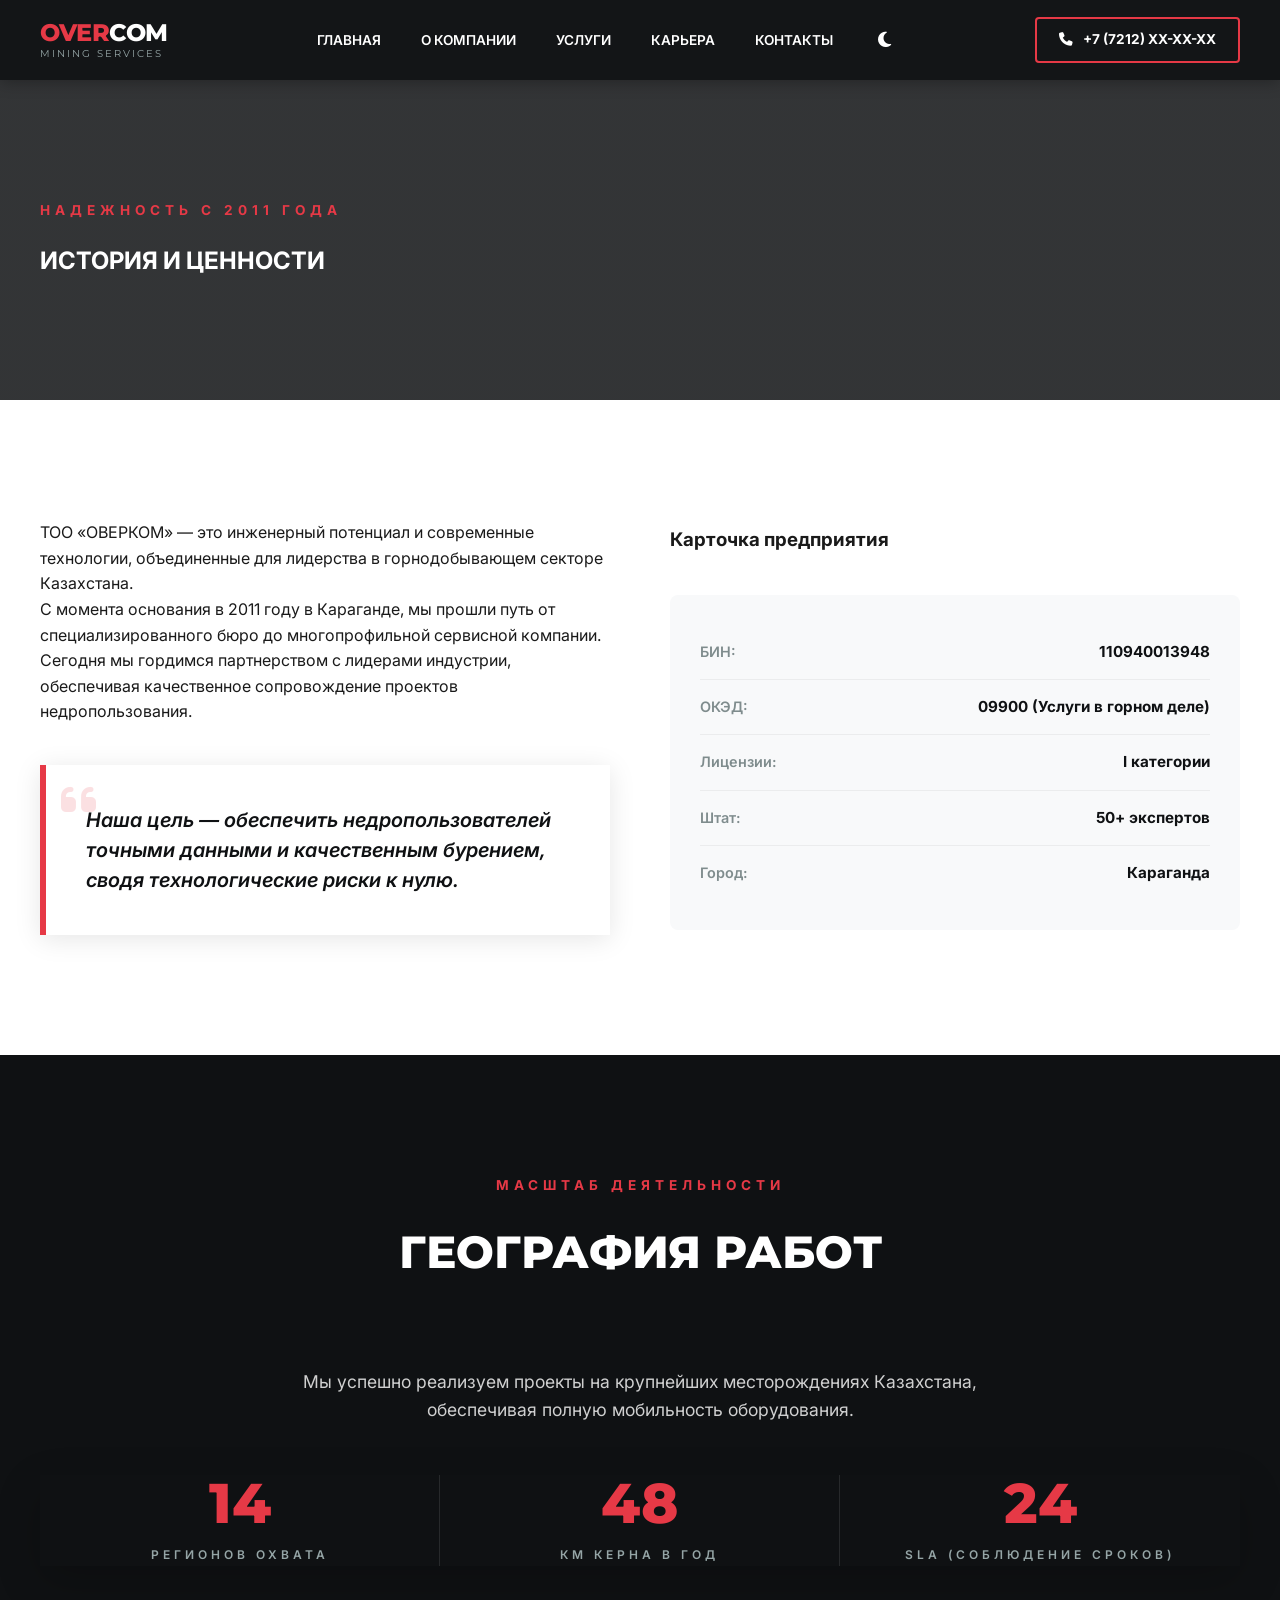
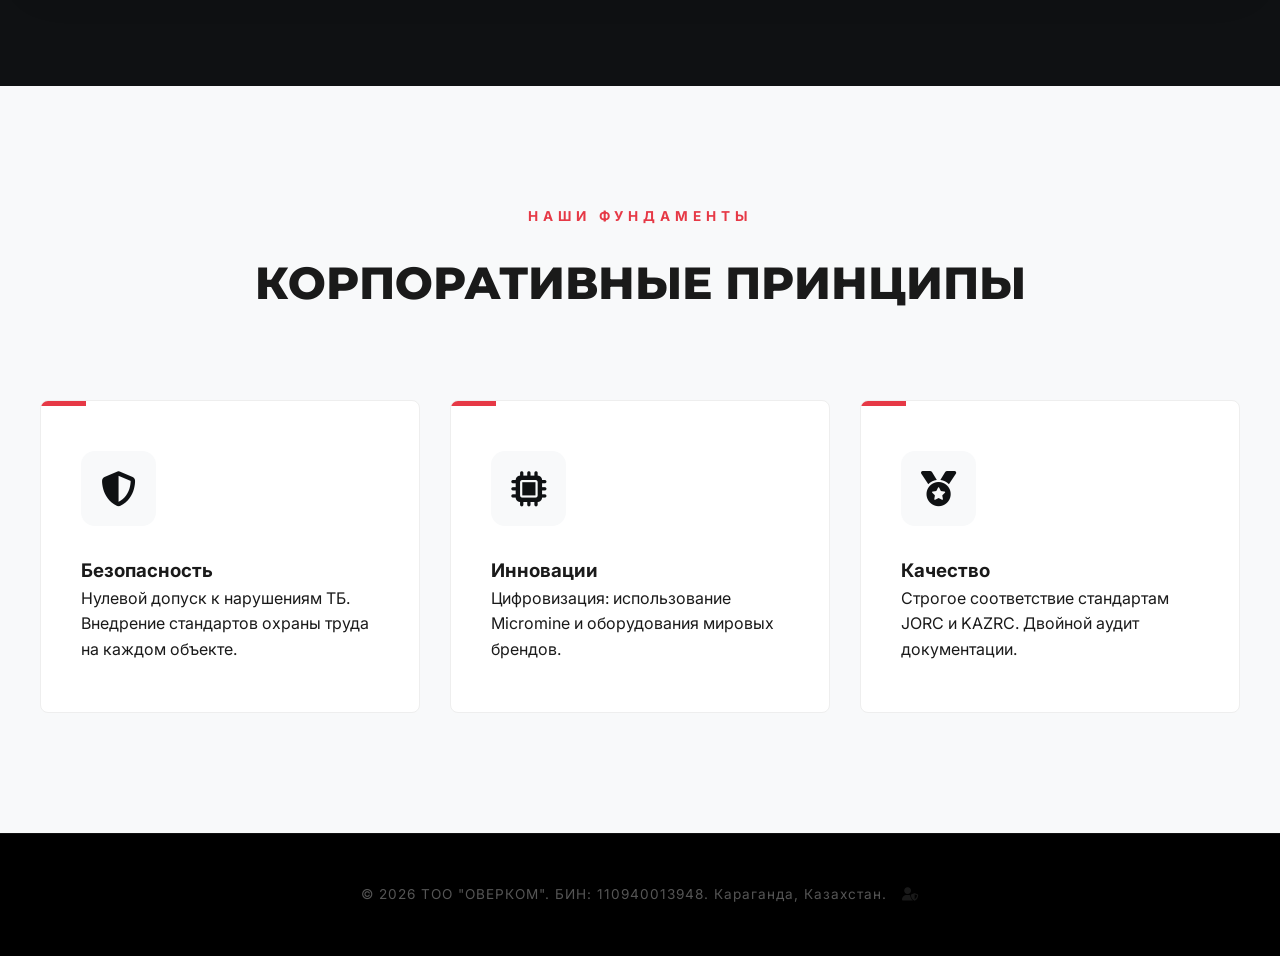
<file: about.html>
<!DOCTYPE html>
<html lang="ru">
<head>
  <meta charset="UTF-8">
  <meta name="viewport" content="width=device-width, initial-scale=1.0">
  <title>О компании | ТОО "ОВЕРКОМ"</title>

  <link rel="preconnect" href="https://fonts.googleapis.com">
  <link rel="preconnect" href="https://fonts.gstatic.com" crossorigin>
  <link href="https://fonts.googleapis.com/css2?family=Inter:wght@300;400;600;700&family=Montserrat:wght@700;800&display=swap" rel="stylesheet">
  <link rel="stylesheet" href="https://cdnjs.cloudflare.com/ajax/libs/font-awesome/6.4.0/css/all.min.css">
  <link rel="stylesheet" href="style.css">
</head>
<body>

<div id="loader" class="loader-wrapper">
  <div class="loader-content">
    <div class="loader-logo">OVER<span>COM</span></div>
    <div class="loader-line"></div>
  </div>
</div>

<header class="header">
  <div class="container header-flex">
    <div class="logo">
      <h1><span class="logo-accent">OVER</span>COM</h1>
      <p class="subtitle">MINING SERVICES</p>
    </div>
    <nav class="navbar">
      <ul class="nav-menu">
        <li><a href="index.html" class="nav-link">ГЛАВНАЯ</a></li>
        <li><a href="about.html" class="nav-link active">О КОМПАНИИ</a></li>
        <li><a href="services.html" class="nav-link">УСЛУГИ</a></li>
        <li><a href="career.html" class="nav-link">КАРЬЕРА</a></li>
        <li><a href="contacts.html" class="nav-link">КОНТАКТЫ</a></li>
        <li><button id="theme-toggle" class="theme-btn" aria-label="Сменить тему"><i class="fas fa-moon"></i></button></li>
      </ul>
      <div class="mobile-menu-toggle"><i class="fas fa-bars"></i></div>
    </nav>
    <div class="header-actions">
      <a href="tel:+77212000000" class="phone-link"><i class="fas fa-phone"></i> +7 (7212) XX-XX-XX</a>
    </div>
  </div>
</header>

<main>
  <section class="section page-header bg-dark" style="background: linear-gradient(rgba(15,17,19,0.85), rgba(15,17,19,0.85)), url('https://images.unsplash.com/photo-1579546671583-624c8a496f8a?q=80&w=1200') center/cover;">
    <div class="container">
      <span class="pre-title">Надежность с 2011 года</span>
      <h2 class="section-title" style="color: var(--white);">ИСТОРИЯ И ЦЕННОСТИ</h2>
    </div>
  </section>

  <section class="section about-page-content">
    <div class="container">
      <div class="about-grid">
        <article class="about-text">
          <p class="lead">ТОО «ОВЕРКОМ» — это инженерный потенциал и современные технологии, объединенные для лидерства в горнодобывающем секторе Казахстана.</p>
          <p>С момента основания в 2011 году в Караганде, мы прошли путь от специализированного бюро до многопрофильной сервисной компании. Сегодня мы гордимся партнерством с лидерами индустрии, обеспечивая качественное сопровождение проектов недропользования.</p>

          <div class="mission-quote">
            <i class="fas fa-quote-left"></i>
            <blockquote>Наша цель — обеспечить недропользователей точными данными и качественным бурением, сводя технологические риски к нулю.</blockquote>
          </div>
        </article>

        <aside class="legal-info-box">
          <h3>Карточка предприятия</h3>
          <div class="legal-table" role="table" aria-label="Юридическая информация">
            <div class="table-row"><span>БИН:</span> <strong>110940013948</strong></div>
            <div class="table-row"><span>ОКЭД:</span> <strong>09900 (Услуги в горном деле)</strong></div>
            <div class="table-row"><span>Лицензии:</span> <strong>I категории</strong></div>
            <div class="table-row"><span>Штат:</span> <strong>50+ экспертов</strong></div>
            <div class="table-row"><span>Город:</span> <strong>Караганда</strong></div>
          </div>
        </aside>
      </div>
    </div>
  </section>

  <section class="section bg-dark text-white">
    <div class="container">
      <div class="section-header center">
        <span class="pre-title">Масштаб деятельности</span>
        <h2>ГЕОГРАФИЯ РАБОТ</h2>
      </div>
      <div class="geo-content center">
        <p style="max-width: 700px; margin: 0 auto 50px; opacity: 0.8; font-size: 1.1rem;">Мы успешно реализуем проекты на крупнейших месторождениях Казахстана, обеспечивая полную мобильность оборудования.</p>

        <div class="stats-bar" style="background: transparent; border: none; margin-top: 0; padding: 0;">
          <div class="stats-grid">
            <div class="stat-item">
              <span class="stat-number">14</span>
              <span class="stat-text">Регионов охвата</span>
            </div>
            <div class="stat-item">
              <span class="stat-number">200</span>
              <span class="stat-text">Км керна в год</span>
            </div>
            <div class="stat-item">
              <span class="stat-number">100</span>
              <span class="stat-text">SLA (Соблюдение сроков)</span>
            </div>
          </div>
        </div>
      </div>
    </div>
  </section>

  <section class="section bg-light">
    <div class="container">
      <div class="section-header center">
        <span class="pre-title">Наши фундаменты</span>
        <h2>КОРПОРАТИВНЫЕ ПРИНЦИПЫ</h2>
      </div>
      <div class="services-grid">
        <div class="service-card">
          <div class="service-icon"><i class="fas fa-shield-halved"></i></div>
          <h3>Безопасность</h3>
          <p>Нулевой допуск к нарушениям ТБ. Внедрение стандартов охраны труда на каждом объекте.</p>
        </div>
        <div class="service-card">
          <div class="service-icon"><i class="fas fa-microchip"></i></div>
          <h3>Инновации</h3>
          <p>Цифровизация: использование Micromine и оборудования мировых брендов.</p>
        </div>
        <div class="service-card">
          <div class="service-icon"><i class="fas fa-medal"></i></div>
          <h3>Качество</h3>
          <p>Строгое соответствие стандартам JORC и KAZRC. Двойной аудит документации.</p>
        </div>
      </div>
    </div>
  </section>
</main>

<div id="callbackModal" class="modal">
  <div class="modal-content">
    <span class="close-modal" aria-label="Закрыть" tabindex="0">&times;</span>
    <h3>Быстрая связь</h3>
    <p>Заполните форму, и наш инженер перезвонит вам.</p>
    <form id="modalForm">
      <input type="text" name="user_name" placeholder="Ваше имя" required minlength="2" autocomplete="name">
      <input type="tel"
             name="user_phone"
             placeholder="+7 (7xx) xxx-xx-xx"
             required
             pattern="^(\+7|7|8)?[0-9]{10}$"
             inputmode="tel"
             title="Введите номер телефона (10 цифр без пробелов)">
      <button type="submit" class="btn btn-primary full-width">ЗАКАЗАТЬ ЗВОНОК</button>
    </form>
  </div>
</div>

<footer class="footer">
  <div class="container">
    <div class="footer-bottom">
      <p>&copy; 2026 ТОО "ОВЕРКОМ". БИН: 110940013948. Караганда, Казахстан.
        <i class="fas fa-user-shield" id="admin-login" title="Экспорт данных" style="cursor: pointer; opacity: 0.3; margin-left: 10px;"></i>
      </p>
    </div>
  </div>
</footer>

<script src="script.js"></script>
</body>
</html>
</file>
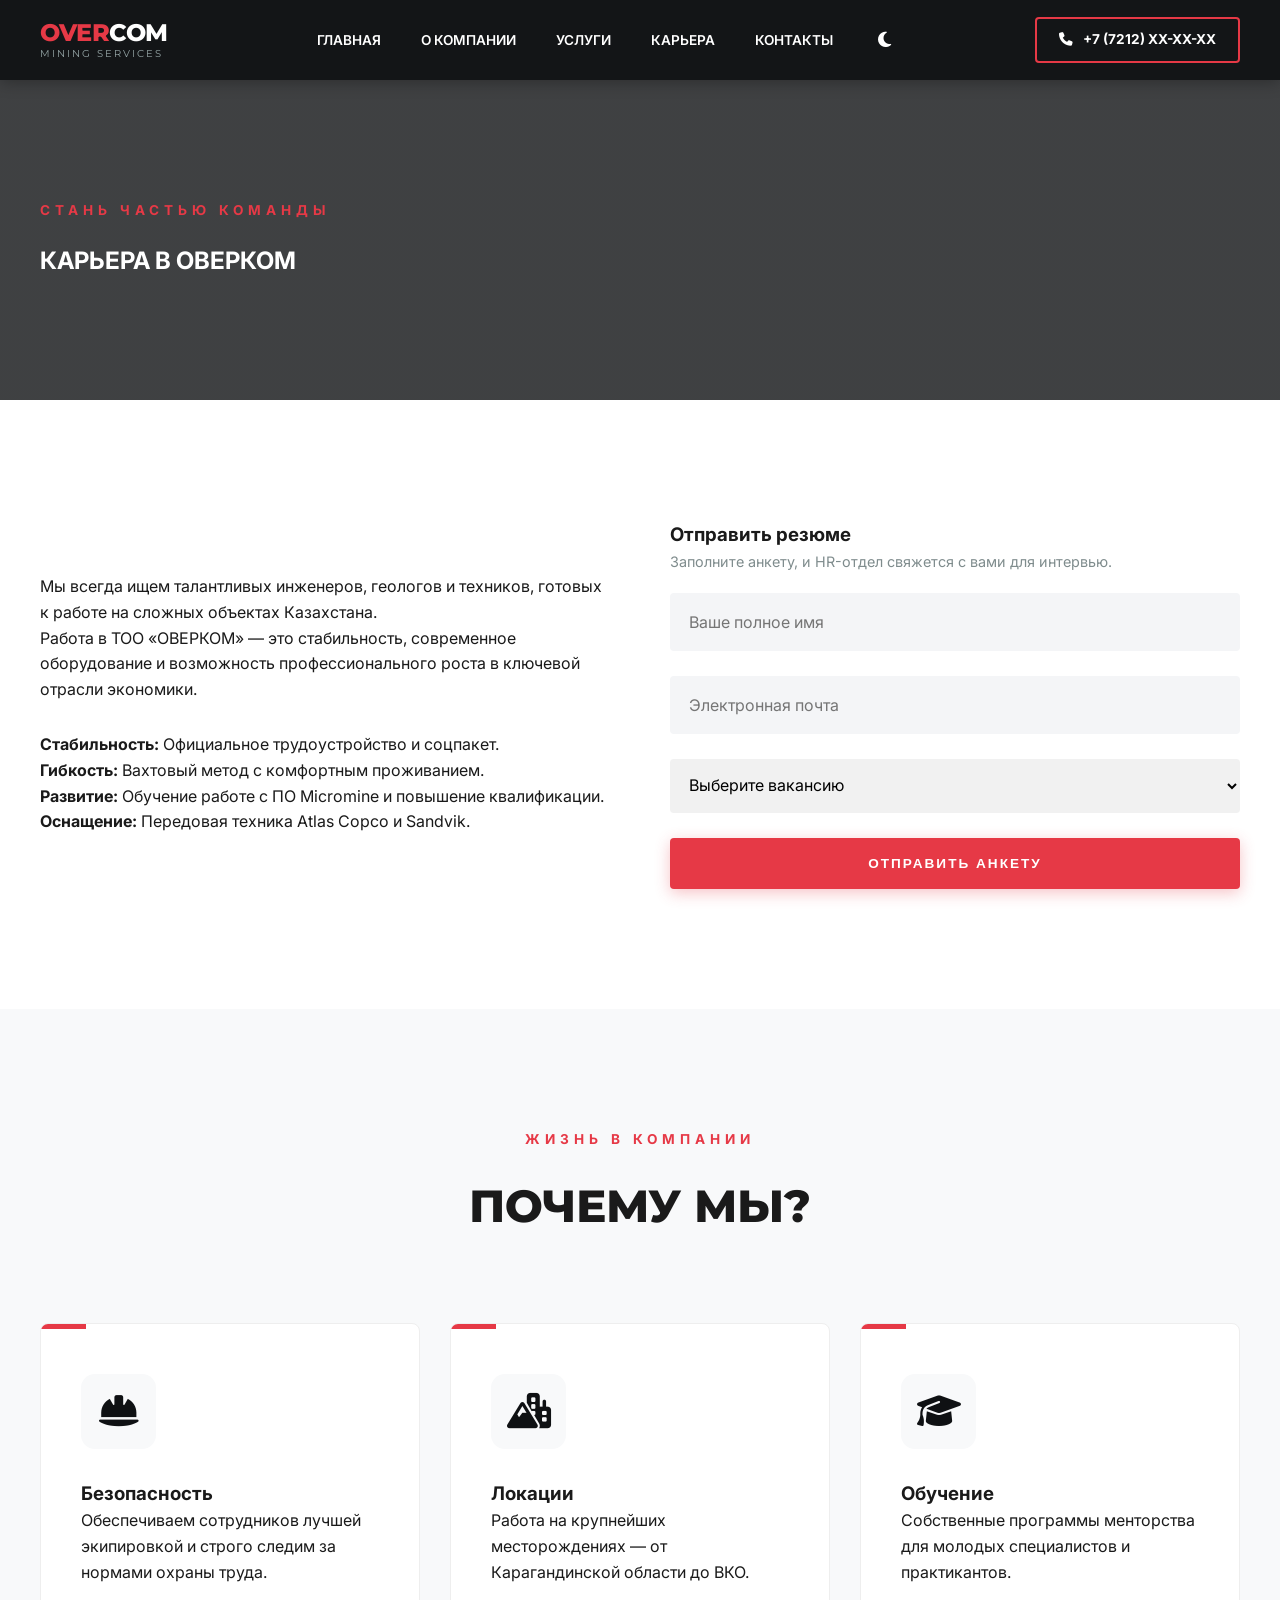
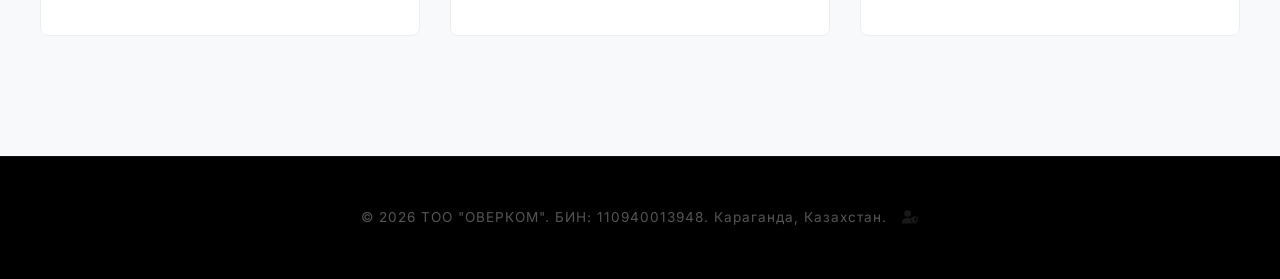
<file: career.html>
<!DOCTYPE html>
<html lang="ru">
<head>
  <meta charset="UTF-8">
  <meta name="viewport" content="width=device-width, initial-scale=1.0">
  <title>Карьера в OVERCOM | Работа в горнорудной отрасли</title>

  <link rel="preconnect" href="https://fonts.googleapis.com">
  <link rel="preconnect" href="https://fonts.gstatic.com" crossorigin>
  <link href="https://fonts.googleapis.com/css2?family=Inter:wght@300;400;600;700&family=Montserrat:wght@700;800&display=swap" rel="stylesheet">
  <link rel="stylesheet" href="https://cdnjs.cloudflare.com/ajax/libs/font-awesome/6.4.0/css/all.min.css">
  <link rel="stylesheet" href="style.css">
</head>
<body>

<div id="loader" class="loader-wrapper">
  <div class="loader-content">
    <div class="loader-logo">OVER<span>COM</span></div>
    <div class="loader-line"></div>
  </div>
</div>

<header class="header">
  <div class="container header-flex">
    <div class="logo">
      <h1><span class="logo-accent">OVER</span>COM</h1>
      <p class="subtitle">MINING SERVICES</p>
    </div>
    <nav class="navbar">
      <ul class="nav-menu">
        <li><a href="index.html" class="nav-link">ГЛАВНАЯ</a></li>
        <li><a href="about.html" class="nav-link">О КОМПАНИИ</a></li>
        <li><a href="services.html" class="nav-link">УСЛУГИ</a></li>
        <li><a href="career.html" class="nav-link active">КАРЬЕРА</a></li>
        <li><a href="contacts.html" class="nav-link">КОНТАКТЫ</a></li>
        <li><button id="theme-toggle" class="theme-btn" aria-label="Сменить тему"><i class="fas fa-moon"></i></button></li>
      </ul>
      <div class="mobile-menu-toggle"><i class="fas fa-bars"></i></div>
    </nav>
    <div class="header-actions">
      <a href="tel:+77212000000" class="phone-link"><i class="fas fa-phone"></i> +7 (7212) XX-XX-XX</a>
    </div>
  </div>
</header>

<main>
  <section class="section page-header bg-dark" style="background: linear-gradient(rgba(15,17,19,0.8), rgba(15,17,19,0.8)), url('https://images.unsplash.com/photo-1521737711867-e3b97375f902?q=80&w=1200') center/cover;">
    <div class="container">
      <span class="pre-title">Стань частью команды</span>
      <h2 class="section-title" style="color: var(--white);">КАРЬЕРА В ОВЕРКОМ</h2>
    </div>
  </section>

  <section class="section">
    <div class="container">
      <div class="about-grid">
        <article class="about-text">
          <p class="lead">Мы всегда ищем талантливых инженеров, геологов и техников, готовых к работе на сложных объектах Казахстана.</p>
          <p>Работа в ТОО «ОВЕРКОМ» — это стабильность, современное оборудование и возможность профессионального роста в ключевой отрасли экономики.</p>

          <div class="career-benefits" style="margin-top: 30px;">
            <ul class="detail-list">
              <li><strong>Стабильность:</strong> Официальное трудоустройство и соцпакет.</li>
              <li><strong>Гибкость:</strong> Вахтовый метод с комфортным проживанием.</li>
              <li><strong>Развитие:</strong> Обучение работе с ПО Micromine и повышение квалификации.</li>
              <li><strong>Оснащение:</strong> Передовая техника Atlas Copco и Sandvik.</li>
            </ul>
          </div>
        </article>

        <aside class="career-form-box">
          <h3>Отправить резюме</h3>
          <p style="font-size: 0.9rem; color: var(--text-light); margin-bottom: 20px;">Заполните анкету, и HR-отдел свяжется с вами для интервью.</p>

          <form id="careerForm" class="contact-form-side" style="padding: 0;">
            <input type="text" name="candidate_name" placeholder="Ваше полное имя" required minlength="3" autocomplete="name">
            <input type="email" name="candidate_email" placeholder="Электронная почта" required autocomplete="email">

            <select required name="vacancy" style="width: 100%; padding: 15px; margin-bottom: 25px; background: #f1f1f1; border: none; border-bottom: 2px solid transparent; font-family: 'Inter', sans-serif; cursor: pointer;">
              <option value="" disabled selected>Выберите вакансию</option>
              <option value="Геолог-разведчик">Геолог-разведчик</option>
              <option value="Машинист буровой">Машинист буровой установки</option>
              <option value="Инженер-маркшейдер">Инженер-маркшейдер</option>
              <option value="Стажер">Стажер (Engineering/IT)</option>
            </select>

            <button type="submit" class="btn btn-primary full-width">ОТПРАВИТЬ АНКЕТУ</button>
          </form>
        </aside>
      </div>
    </div>
  </section>

  <section class="section bg-light">
    <div class="container">
      <div class="section-header center">
        <span class="pre-title">Жизнь в компании</span>
        <h2>ПОЧЕМУ МЫ?</h2>
      </div>
      <div class="services-grid">
        <div class="service-card">
          <div class="service-icon"><i class="fas fa-helmet-safety"></i></div>
          <h3>Безопасность</h3>
          <p>Обеспечиваем сотрудников лучшей экипировкой и строго следим за нормами охраны труда.</p>
        </div>
        <div class="service-card">
          <div class="service-icon"><i class="fas fa-mountain-city"></i></div>
          <h3>Локации</h3>
          <p>Работа на крупнейших месторождениях — от Карагандинской области до ВКО.</p>
        </div>
        <div class="service-card">
          <div class="service-icon"><i class="fas fa-graduation-cap"></i></div>
          <h3>Обучение</h3>
          <p>Собственные программы менторства для молодых специалистов и практикантов.</p>
        </div>
      </div>
    </div>
  </section>
</main>

<div id="callbackModal" class="modal">
  <div class="modal-content">
    <span class="close-modal" aria-label="Закрыть" tabindex="0">&times;</span>
    <h3>Заказать звонок</h3>
    <p>Наш HR-специалист перезвонит вам.</p>
    <form id="modalForm">
      <input type="text" name="user_name" placeholder="Ваше имя" required minlength="2">
      <input type="tel"
             name="user_phone"
             placeholder="+7 (7xx) xxx-xx-xx"
             required
             pattern="^(\+7|7|8)?[0-9]{10}$"
             inputmode="tel"
             title="Введите 10 цифр номера телефона (например, 7012223344)">
      <button type="submit" class="btn btn-primary full-width">ПЕРЕЗВОНИТЕ МНЕ</button>
    </form>
  </div>
</div>

<footer class="footer">
  <div class="container">
    <div class="footer-bottom">
      <p>&copy; 2026 ТОО "ОВЕРКОМ". БИН: 110940013948. Караганда, Казахстан.
        <i class="fas fa-user-shield" id="admin-login" style="cursor: pointer; opacity: 0.3; margin-left: 10px;" title="Экспорт БД заявок"></i>
      </p>
    </div>
  </div>
</footer>

<script src="script.js"></script>
</body>
</html>
</file>
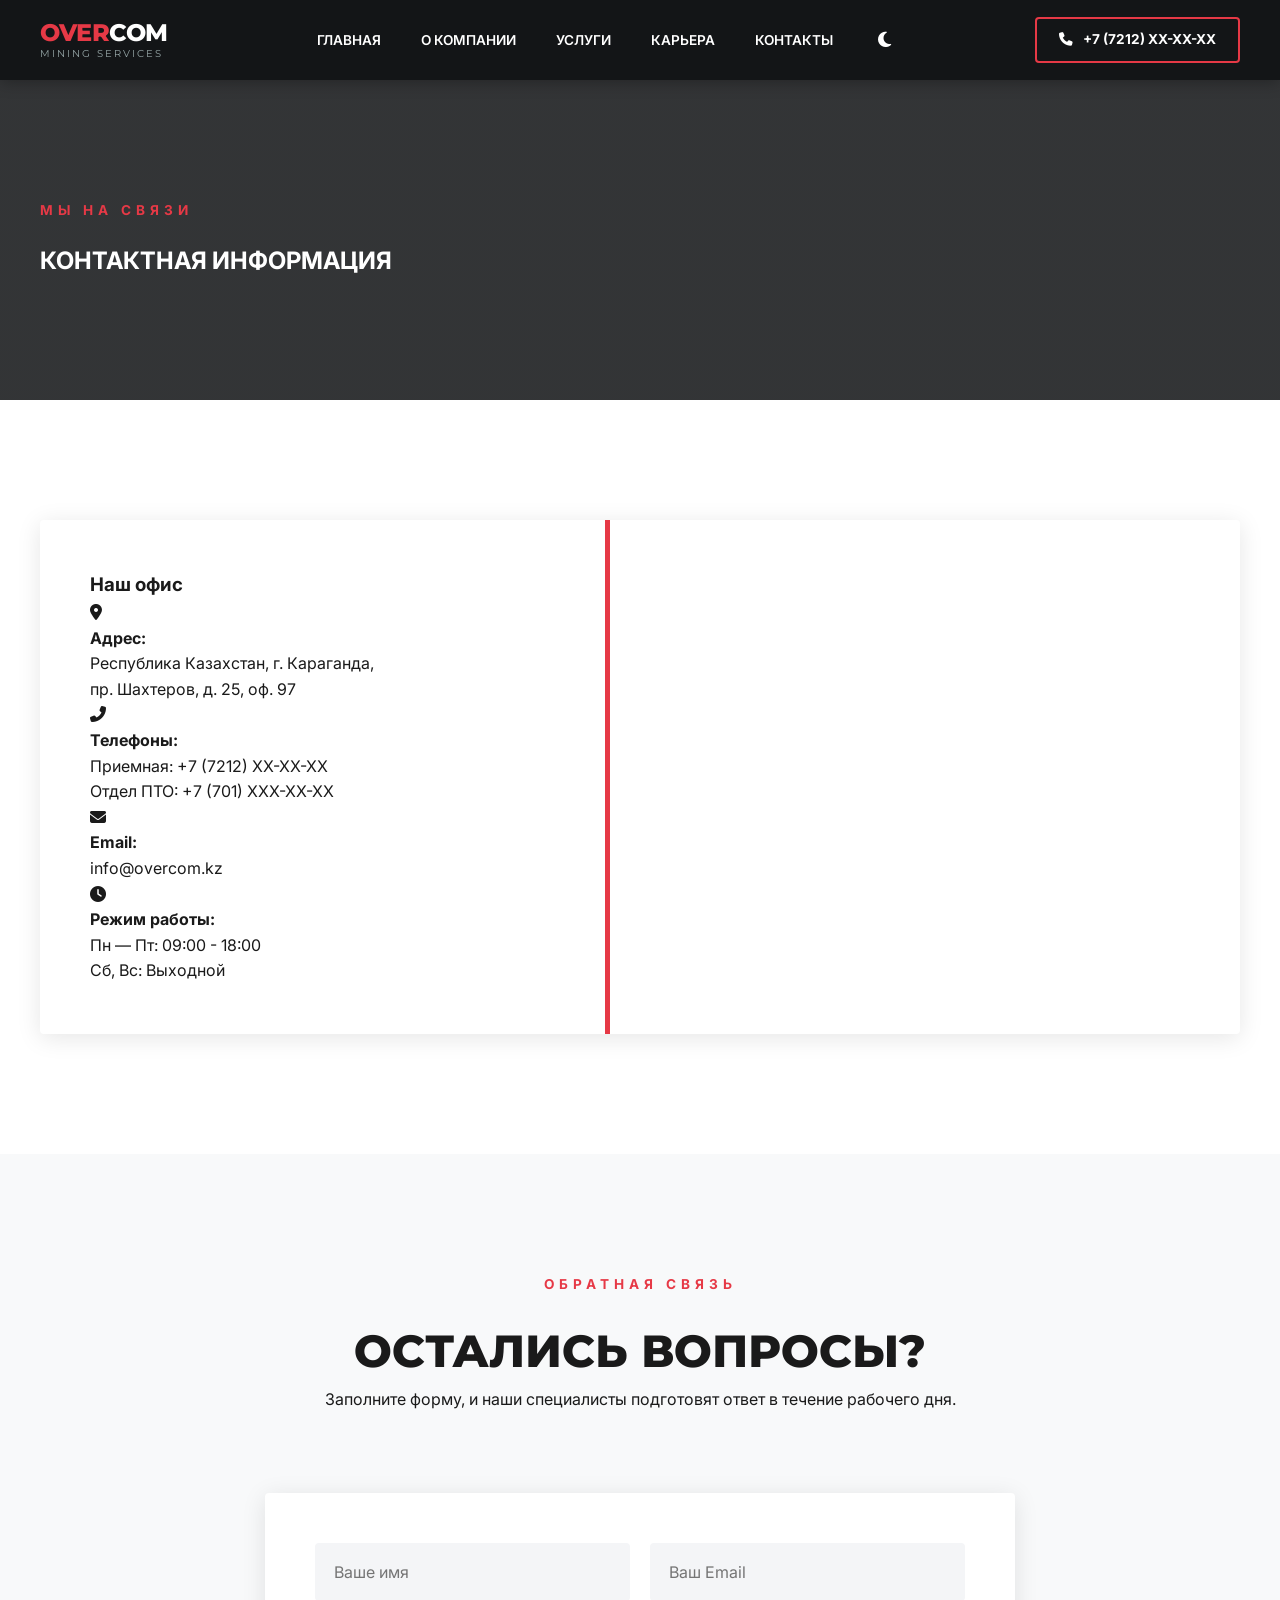
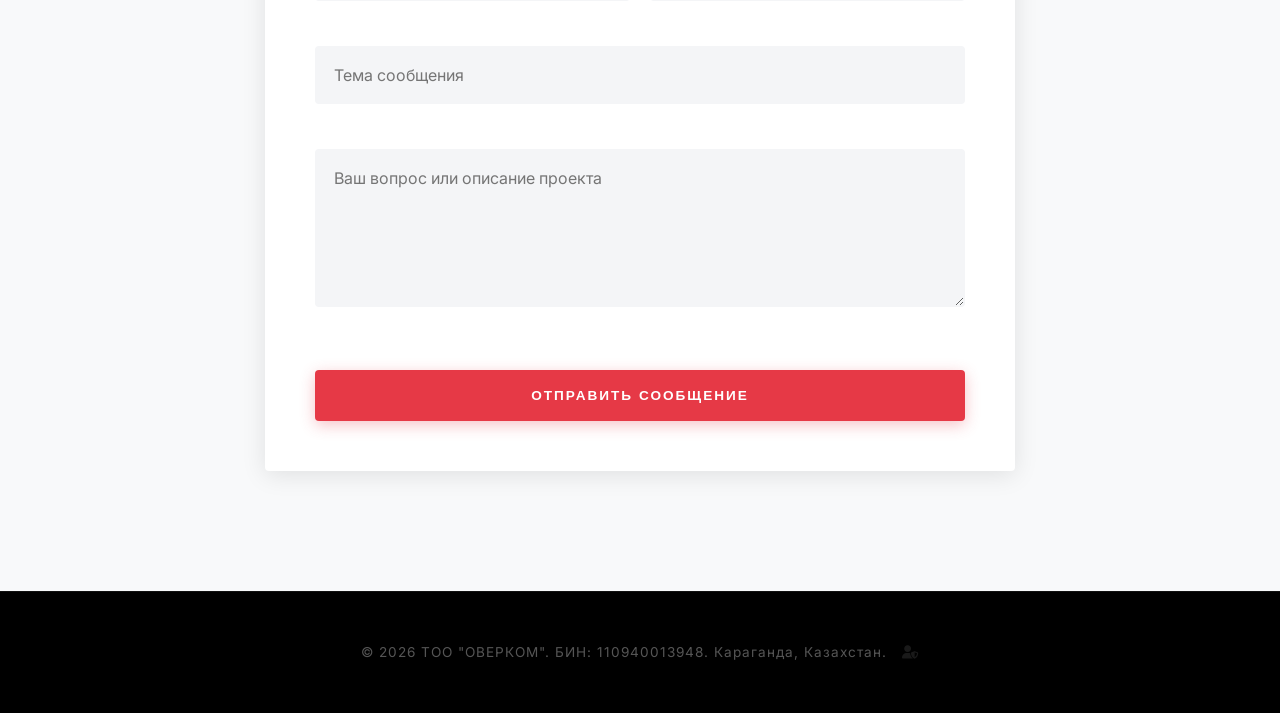
<file: contacts.html>
<!DOCTYPE html>
<html lang="ru">
<head>
  <meta charset="UTF-8">
  <meta name="viewport" content="width=device-width, initial-scale=1.0">
  <title>Контакты | ТОО "ОВЕРКОМ" — Караганда</title>

  <link rel="preconnect" href="https://fonts.googleapis.com">
  <link rel="preconnect" href="https://fonts.gstatic.com" crossorigin>
  <link href="https://fonts.googleapis.com/css2?family=Inter:wght@300;400;600;700&family=Montserrat:wght@700;800&display=swap" rel="stylesheet">
  <link rel="stylesheet" href="https://cdnjs.cloudflare.com/ajax/libs/font-awesome/6.4.0/css/all.min.css">
  <link rel="stylesheet" href="style.css">
</head>
<body>

<div id="loader" class="loader-wrapper">
  <div class="loader-content">
    <div class="loader-logo">OVER<span>COM</span></div>
    <div class="loader-line"></div>
  </div>
</div>

<header class="header">
  <div class="container header-flex">
    <div class="logo">
      <h1><span class="logo-accent">OVER</span>COM</h1>
      <p class="subtitle">MINING SERVICES</p>
    </div>
    <nav class="navbar">
      <ul class="nav-menu">
        <li><a href="index.html" class="nav-link">ГЛАВНАЯ</a></li>
        <li><a href="about.html" class="nav-link">О КОМПАНИИ</a></li>
        <li><a href="services.html" class="nav-link">УСЛУГИ</a></li>
        <li><a href="career.html" class="nav-link">КАРЬЕРА</a></li>
        <li><a href="contacts.html" class="nav-link active">КОНТАКТЫ</a></li>
        <li><button id="theme-toggle" class="theme-btn" aria-label="Сменить тему"><i class="fas fa-moon"></i></button></li>
      </ul>
      <div class="mobile-menu-toggle">
        <i class="fas fa-bars"></i>
      </div>
    </nav>
    <div class="header-actions">
      <a href="tel:+77212000000" class="phone-link">
        <i class="fas fa-phone"></i> +7 (7212) XX-XX-XX
      </a>
    </div>
  </div>
</header>

<main>
  <section class="section page-header bg-dark" style="background: linear-gradient(rgba(15,17,19,0.85), rgba(15,17,19,0.85)), url('https://images.unsplash.com/photo-1524230572899-a752b3835840?q=80&w=1200') center/cover;">
    <div class="container">
      <span class="pre-title">Мы на связи</span>
      <h2 class="section-title" style="color: var(--white);">КОНТАКТНАЯ ИНФОРМАЦИЯ</h2>
    </div>
  </section>

  <section class="section">
    <div class="container">
      <div class="contact-box" style="box-shadow: var(--shadow); border-radius: 4px; overflow: hidden;">
        <div class="contact-info-side" style="border-left: none; border-right: 5px solid var(--accent); padding: 50px;">
          <h3>Наш офис</h3>

          <div class="info-link">
            <i class="fas fa-map-marker-alt"></i>
            <div>
              <strong>Адрес:</strong>
              <address style="font-style: normal;">Республика Казахстан, г. Караганда,<br>пр. Шахтеров, д. 25, оф. 97</address>
            </div>
          </div>

          <div class="info-link">
            <i class="fas fa-phone-alt"></i>
            <div>
              <strong>Телефоны:</strong>
              <p>
                Приемная: <a href="tel:+77212000000">+7 (7212) XX-XX-XX</a><br>
                Отдел ПТО: <a href="tel:+77010000000">+7 (701) XXX-XX-XX</a>
              </p>
            </div>
          </div>

          <div class="info-link">
            <i class="fas fa-envelope"></i>
            <div>
              <strong>Email:</strong>
              <p><a href="mailto:info@overcom.kz">info@overcom.kz</a></p>
            </div>
          </div>

          <div class="info-link">
            <i class="fas fa-clock"></i>
            <div>
              <strong>Режим работы:</strong>
              <p>Пн — Пт: 09:00 - 18:00<br>Сб, Вс: Выходной</p>
            </div>
          </div>
        </div>

        <div class="contact-map-side" style="position: relative; overflow: hidden; min-height: 450px;">
          <iframe
                  src="https://yandex.kz/map-widget/v1/?ll=73.135162%2C49.779568&mode=search&ol=geo&ouri=ymapsbm1%3A%2F%2Fgeo%3Fdata%3DCgg1NjA5MDI2OBJC0JrQsNC30LDRhdGB0YLQsNC9LCDSmtCw0YDQs9Cw0L3QtNCwLCDQqNCw0YXRgtC10YDQu9C10YAg0L_RgNC-0YHQv9C10LrRgtC_LCAyNSIKDSfM9EEVv4lDQA%2C%2C&z=17"
                  width="100%"
                  height="100%"
                  frameborder="0"
                  allowfullscreen="true"
                  loading="lazy"
                  style="position: absolute; top: 0; left: 0; width: 100%; height: 100%; filter: contrast(1.1);">
          </iframe>
        </div>
      </div>
    </div>
  </section>

  <section class="section bg-light">
    <div class="container">
      <div class="section-header center">
        <span class="pre-title">Обратная связь</span>
        <h2>ОСТАЛИСЬ ВОПРОСЫ?</h2>
        <p>Заполните форму, и наши специалисты подготовят ответ в течение рабочего дня.</p>
      </div>

      <div style="max-width: 750px; margin: 0 auto;">
        <form id="feedbackForm" class="contact-form-side" style="background: var(--white); padding: 50px; box-shadow: var(--shadow); border-radius: 4px;">
          <div style="display: grid; grid-template-columns: 1fr 1fr; gap: 20px;">
            <div class="form-group">
              <input type="text" placeholder="Ваше имя" required minlength="2" autocomplete="name">
            </div>
            <div class="form-group">
              <input type="email" placeholder="Ваш Email" required autocomplete="email">
            </div>
          </div>
          <input type="text" placeholder="Тема сообщения" style="margin-top: 20px;" minlength="5">
          <textarea placeholder="Ваш вопрос или описание проекта" rows="6" required style="margin-top: 20px;" minlength="10"></textarea>

          <button type="submit" class="btn btn-primary full-width" style="margin-top: 30px;">
            ОТПРАВИТЬ СООБЩЕНИЕ
          </button>
        </form>
      </div>
    </div>
  </section>
</main>

<div id="callbackModal" class="modal">
  <div class="modal-content">
    <span class="close-modal" aria-label="Закрыть модальное окно">&times;</span>
    <h3>Заказать звонок</h3>
    <p>Наш диспетчер перезвонит вам в ближайшее время.</p>
    <form id="modalForm">
      <input type="text" placeholder="Ваше имя" required minlength="2" autocomplete="name">
      <input type="tel"
             placeholder="+7 (7xx) xxx-xx-xx"
             required
             pattern="^(\+7|7|8)?[0-9]{10}$"
             inputmode="tel"
             title="Введите 10 цифр вашего номера">
      <button type="submit" class="btn btn-primary full-width">ПЕРЕЗВОНИТЕ МНЕ</button>
    </form>
  </div>
</div>

<footer class="footer">
  <div class="container">
    <div class="footer-bottom">
      <p>&copy; 2026 ТОО "ОВЕРКОМ". БИН: 110940013948. Караганда, Казахстан.
        <i class="fas fa-user-shield" id="admin-login" style="cursor: pointer; opacity: 0.3; margin-left: 10px;" title="Экспорт данных для администрации"></i>
      </p>
    </div>
  </div>
</footer>

<script src="script.js"></script>
</body>
</html>
</file>
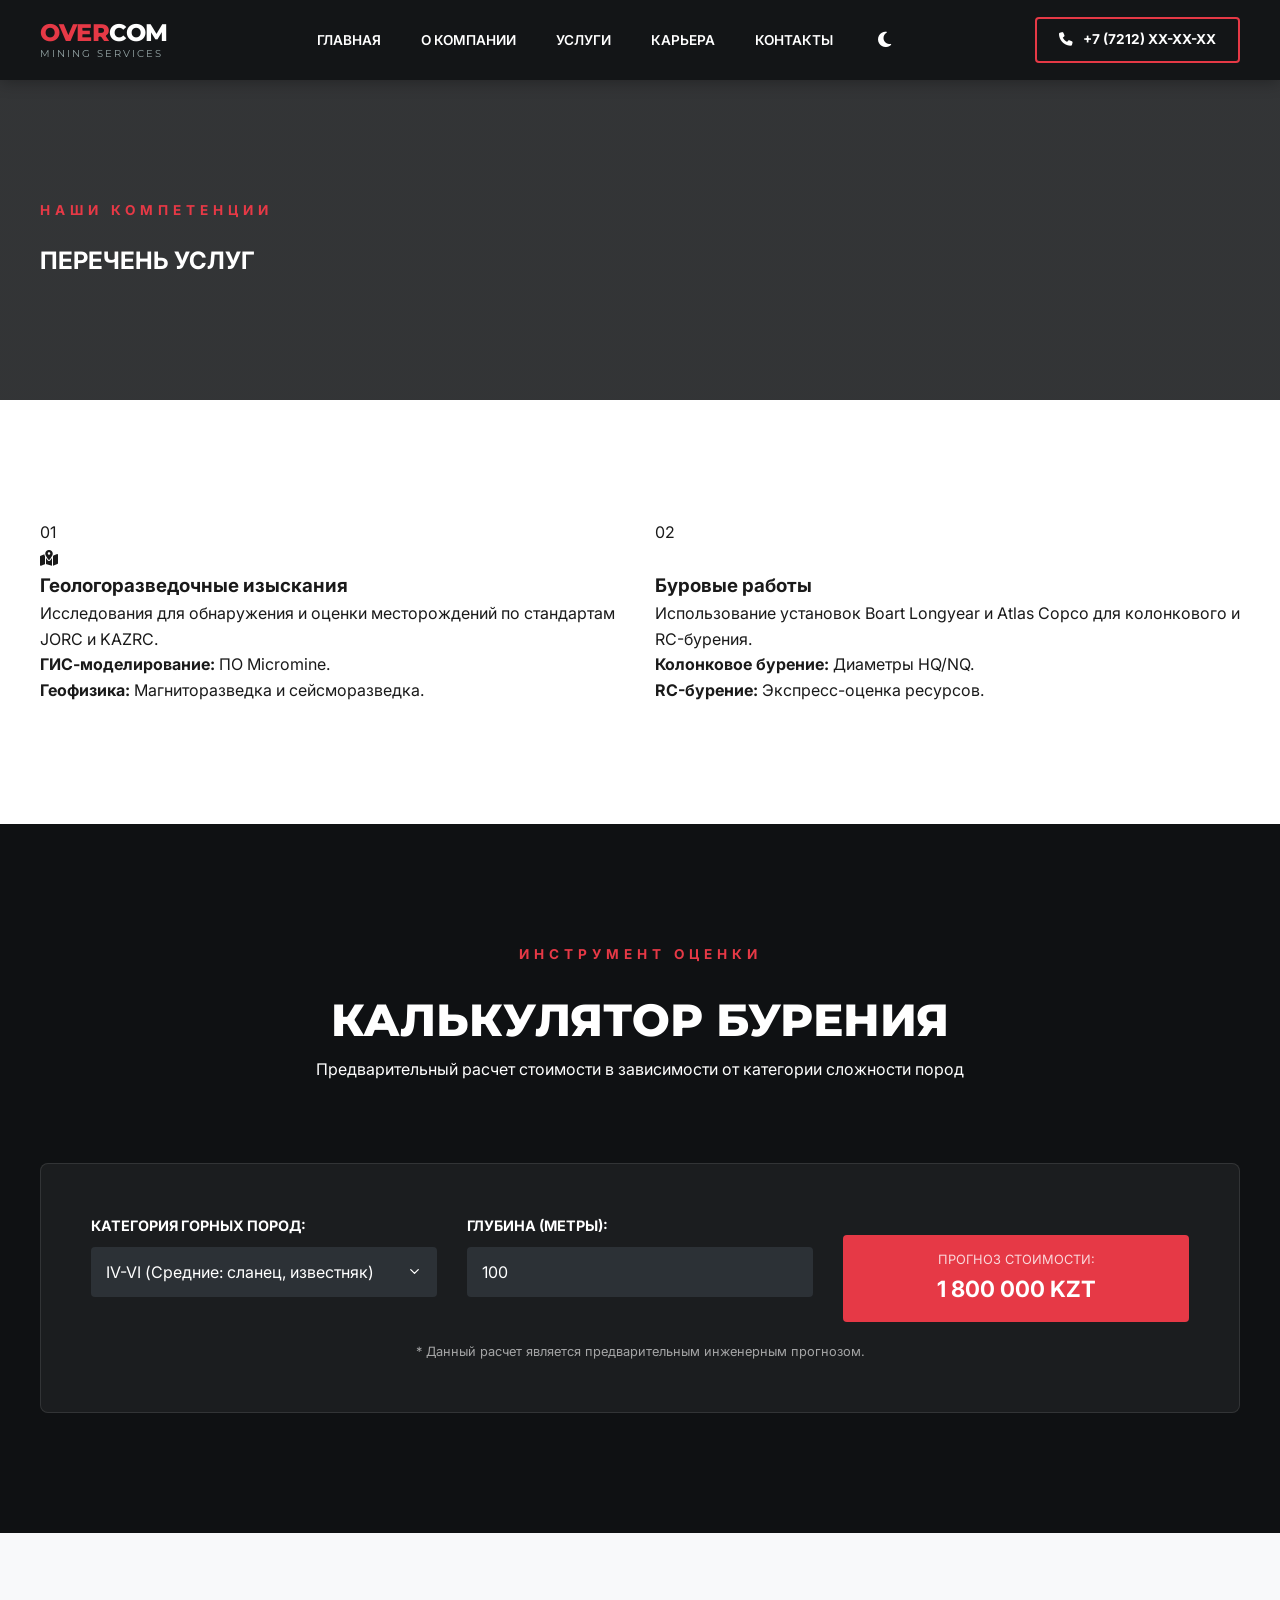
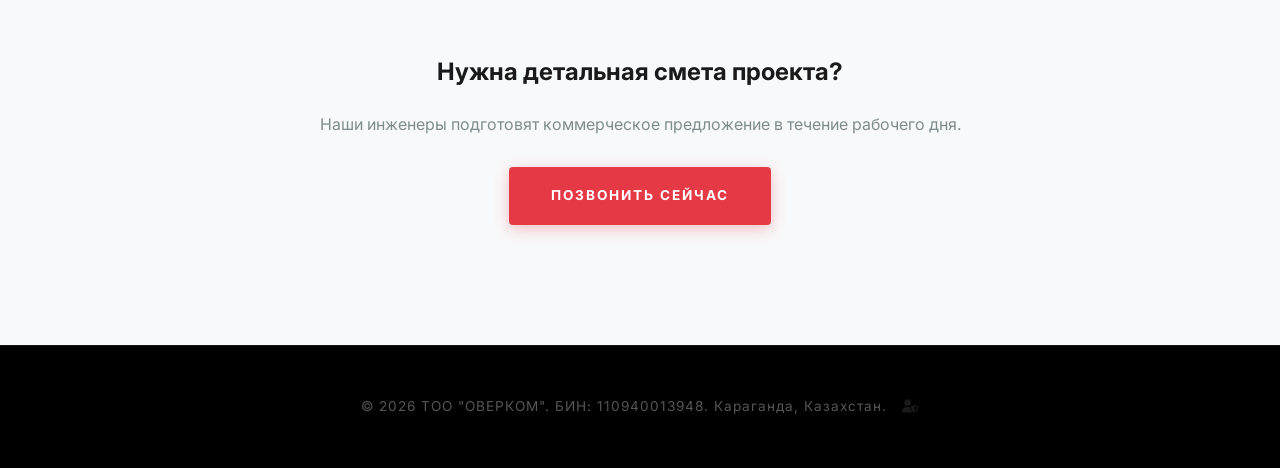
<file: services.html>
<!DOCTYPE html>
<html lang="ru">
<head>
    <meta charset="UTF-8">
    <meta name="viewport" content="width=device-width, initial-scale=1.0">
    <title>Услуги | ТОО "ОВЕРКОМ" — Промышленные решения</title>

    <link rel="preconnect" href="https://fonts.googleapis.com">
    <link rel="preconnect" href="https://fonts.gstatic.com" crossorigin>
    <link href="https://fonts.googleapis.com/css2?family=Inter:wght@300;400;600;700&family=Montserrat:wght@700;800&display=swap" rel="stylesheet">
    <link rel="stylesheet" href="https://cdnjs.cloudflare.com/ajax/libs/font-awesome/6.4.0/css/all.min.css">
    <link rel="stylesheet" href="style.css">
</head>
<body>

<div id="loader" class="loader-wrapper">
    <div class="loader-content">
        <div class="loader-logo">OVER<span>COM</span></div>
        <div class="loader-line"></div>
    </div>
</div>

<header class="header">
    <div class="container header-flex">
        <div class="logo">
            <h1><span class="logo-accent">OVER</span>COM</h1>
            <p class="subtitle">MINING SERVICES</p>
        </div>
        <nav class="navbar">
            <ul class="nav-menu">
                <li><a href="index.html" class="nav-link">ГЛАВНАЯ</a></li>
                <li><a href="about.html" class="nav-link">О КОМПАНИИ</a></li>
                <li><a href="services.html" class="nav-link active">УСЛУГИ</a></li>
                <li><a href="career.html" class="nav-link">КАРЬЕРА</a></li>
                <li><a href="contacts.html" class="nav-link">КОНТАКТЫ</a></li>
                <li><button id="theme-toggle" class="theme-btn" aria-label="Сменить тему"><i class="fas fa-moon"></i></button></li>
            </ul>
            <div class="mobile-menu-toggle"><i class="fas fa-bars"></i></div>
        </nav>
        <div class="header-actions">
            <a href="tel:+77212000000" class="phone-link">
                <i class="fas fa-phone"></i> +7 (7212) XX-XX-XX
            </a>
        </div>
    </div>
</header>

<main>
    <section class="section page-header-hero bg-dark" style="background: linear-gradient(rgba(15,17,19,0.85), rgba(15,17,19,0.85)), url('https://images.unsplash.com/photo-1581092323396-908076044715?q=80&w=1200') center/cover;">
        <div class="container relative-z">
            <span class="pre-title">Наши компетенции</span>
            <h2 class="section-title text-white">ПЕРЕЧЕНЬ УСЛУГ</h2>
        </div>
    </section>

    <section class="section services-detailed">
        <div class="container">
            <div class="detailed-grid">
                <article class="service-detail-card">
                    <div class="detail-number">01</div>
                    <div class="detail-icon"><i class="fas fa-map-marked-alt"></i></div>
                    <div class="detail-content">
                        <h3>Геологоразведочные изыскания</h3>
                        <p>Исследования для обнаружения и оценки месторождений по стандартам JORC и KAZRC.</p>
                        <ul class="detail-list">
                            <li><strong>ГИС-моделирование:</strong> ПО Micromine.</li>
                            <li><strong>Геофизика:</strong> Магниторазведка и сейсморазведка.</li>
                        </ul>
                    </div>
                </article>

                <article class="service-detail-card">
                    <div class="detail-number">02</div>
                    <div class="detail-icon"><i class="fas fa-drilling"></i></div>
                    <div class="detail-content">
                        <h3>Буровые работы</h3>
                        <p>Использование установок Boart Longyear и Atlas Copco для колонкового и RC-бурения.</p>
                        <ul class="detail-list">
                            <li><strong>Колонковое бурение:</strong> Диаметры HQ/NQ.</li>
                            <li><strong>RC-бурение:</strong> Экспресс-оценка ресурсов.</li>
                        </ul>
                    </div>
                </article>
            </div>
        </div>
    </section>

    <section class="section bg-dark text-white" id="calculator">
        <div class="container">
            <div class="section-header center">
                <span class="pre-title">Инструмент оценки</span>
                <h2>КАЛЬКУЛЯТОР БУРЕНИЯ</h2>
                <p>Предварительный расчет стоимости в зависимости от категории сложности пород</p>
            </div>

            <div class="calc-wrapper">
                <div class="calc-grid">
                    <div class="calc-input-group">
                        <label for="rock-type">КАТЕГОРИЯ ГОРНЫХ ПОРОД:</label>
                        <select id="rock-type" name="rock_category">
                            <option value="12000">I-III (Мягкие: песок, суглинок)</option>
                            <option value="18000" selected>IV-VI (Средние: сланец, известняк)</option>
                            <option value="28000">VII-IX (Твердые: гранит, кварцит)</option>
                            <option value="45000">X-XII (Очень твердые: габбро, корунд)</option>
                        </select>
                    </div>
                    <div class="calc-input-group">
                        <label for="depth">ГЛУБИНА (МЕТРЫ):</label>
                        <input type="number" id="depth" name="depth_val" value="100" min="1" max="5000">
                    </div>
                    <div class="calc-result-container">
                        <div class="calc-result-badge">
                            <span class="badge-label">Прогноз стоимости:</span>
                            <strong class="badge-price"><span id="total-price">0</span> KZT</strong>
                        </div>
                    </div>
                </div>
                <p class="calc-disclaimer">* Данный расчет является предварительным инженерным прогнозом.</p>
            </div>
        </div>
    </section>

    <section class="section bg-light cta-section">
        <div class="container center" style="text-align: center;">
            <h2>Нужна детальная смета проекта?</h2>
            <p style="margin: 20px 0 30px; color: var(--text-light);">Наши инженеры подготовят коммерческое предложение в течение рабочего дня.</p>
            <a href="tel:+77212000000" class="btn btn-primary">ПОЗВОНИТЬ СЕЙЧАС</a>
        </div>
    </section>
</main>

<div id="callbackModal" class="modal">
    <div class="modal-content">
        <span class="close-modal">&times;</span>
        <h3>Заявка на расчет</h3>
        <p>Оставьте ваши контакты, и главный инженер перезвонит вам.</p>
        <form id="modalForm">
            <input type="text" name="user_name" placeholder="Ваше имя" required minlength="2">
            <input type="tel" name="user_phone" placeholder="+7 (7xx) xxx-xx-xx" required>
            <button type="submit" class="btn btn-primary full-width">ОТПРАВИТЬ ЗАПРОС</button>
        </form>
    </div>
</div>

<footer class="footer">
    <div class="container">
        <p>&copy; 2026 ТОО "ОВЕРКОМ". БИН: 110940013948. Караганда, Казахстан.
            <i class="fas fa-user-shield" id="admin-login" style="cursor: pointer; opacity: 0.3; margin-left: 10px;"></i>
        </p>
    </div>
</footer>

<script src="script.js"></script>
</body>
</html>
</file>
<file: style.css>
:root {
    --primary: #0f1113;
    --dark-grey: #1a1c1e;
    --accent: #e63946;
    --accent-hover: #c1121f;

    --text-dark: #1a1a1a;
    --text-light: #7f8c8d;
    --text-grey: #95a5a6;

    --bg-light: #f8f9fa;
    --white: #ffffff;
    --overlay: rgba(15, 17, 19, 0.85);

    --transition: all 0.3s cubic-bezier(0.25, 0.8, 0.25, 1);
    --shadow: 0 4px 25px rgba(0, 0, 0, 0.1);
    --shadow-heavy: 0 15px 45px rgba(0, 0, 0, 0.2);
    --radius: 4px;
    --header-height: 80px;
}

* {
    margin: 0;
    padding: 0;
    box-sizing: border-box;
    outline: none;
}

html {
    scroll-behavior: smooth;
    font-size: 16px;
}

body {
    font-family: 'Inter', sans-serif;
    line-height: 1.6;
    color: var(--text-dark);
    background-color: var(--white);
    padding-top: var(--header-height);
    transition: background-color 0.4s ease, color 0.4s ease;
    overflow-x: hidden;
}

.container {
    max-width: 1240px;
    margin: 0 auto;
    padding: 0 20px;
}

img {
    max-width: 100%;
    height: auto;
    display: block;
    user-select: none;
}

ul {
    list-style: none;
}

a {
    text-decoration: none;
    color: inherit;
    transition: var(--transition);
}

body.dark-mode {
    background-color: #0f1113;
    color: #e0e0e0;
}

body.dark-mode .bg-light,
body.dark-mode .section.bg-light,
body.dark-mode .legal-table,
body.dark-mode .mission-quote,
body.dark-mode .service-card,
body.dark-mode .career-benefits {
    background-color: #1a1c1e;
    border-color: #333;
}

body.dark-mode .service-detail-card,
body.dark-mode .contact-box,
body.dark-mode .modal-content,
body.dark-mode .career-form-box {
    background-color: #1e2124;
    color: #ffffff;
    border-color: #333;
    box-shadow: 0 10px 40px rgba(0,0,0,0.4);
}

body.dark-mode input,
body.dark-mode textarea,
body.dark-mode select {
    background-color: #2c3136;
    color: #fff;
    border: 1px solid #444;
}

body.dark-mode .section-header h2,
body.dark-mode h3,
body.dark-mode h4,
body.dark-mode strong {
    color: #ffffff;
}

.header {
    background-color: rgba(15, 17, 19, 0.98);
    backdrop-filter: blur(15px);
    -webkit-backdrop-filter: blur(15px);
    color: var(--white);
    height: var(--header-height);
    position: fixed;
    width: 100%;
    top: 0;
    z-index: 2000;
    box-shadow: 0 2px 15px rgba(0,0,0,0.3);
    display: flex;
    align-items: center;
    transition: var(--transition);
}

.header-flex {
    display: flex;
    justify-content: space-between;
    align-items: center;
    width: 100%;
}

.logo {
    display: flex;
    flex-direction: column;
    font-family: 'Montserrat', sans-serif;
    line-height: 1;
}

.logo h1 { font-size: 1.5rem; font-weight: 800; letter-spacing: -0.5px; }
.logo-accent { color: var(--accent); }
.logo .subtitle { font-size: 10px; text-transform: uppercase; letter-spacing: 2px; color: var(--text-grey); margin-top: 4px; }

.nav-menu { display: flex; gap: 10px; align-items: center; }
.nav-link {
    color: var(--white);
    font-size: 0.85rem;
    font-weight: 600;
    padding: 10px 15px;
    border-radius: var(--radius);
    position: relative;
}
.nav-link:hover, .nav-link.active { color: var(--accent); }

.theme-btn {
    background: transparent;
    border: none;
    color: #fff;
    cursor: pointer;
    font-size: 1.1rem;
    padding: 10px;
    margin-left: 10px;
}
.theme-btn:hover { color: var(--accent); transform: rotate(15deg); }

.phone-link {
    display: flex;
    align-items: center;
    gap: 10px;
    color: var(--white);
    font-weight: 700;
    border: 2px solid var(--accent);
    padding: 10px 22px;
    border-radius: var(--radius);
    font-size: 0.85rem;
}
.phone-link:hover { background-color: var(--accent); transform: scale(1.05); }

.mobile-menu-toggle { display: none; font-size: 1.5rem; color: var(--white); cursor: pointer; }

.hero {
    height: calc(100vh - var(--header-height));
    min-height: 650px;
    background: url('https://images.unsplash.com/photo-1578319439584-104c94d37305?auto=format&fit=crop&q=80') center/cover no-repeat;
    display: flex;
    align-items: center;
    position: relative;
    color: var(--white);
    overflow: hidden;
}

.hero-overlay {
    position: absolute;
    top: 0; left: 0; width: 100%; height: 100%;
    background: linear-gradient(90deg, rgba(0,0,0,0.95) 0%, rgba(0,0,0,0.4) 100%);
}

.hero-content { position: relative; z-index: 10; max-width: 850px; animation: fadeInUp 1s ease; }
.hero h1 { font-family: 'Montserrat', sans-serif; font-size: clamp(2rem, 5vw, 3.8rem); line-height: 1.1; margin-bottom: 25px; text-transform: uppercase; font-weight: 800; }
.hero h1 span { color: var(--accent); }
.hero p { font-size: 1.25rem; margin-bottom: 40px; opacity: 0.9; font-weight: 300; border-left: 4px solid var(--accent); padding-left: 25px; max-width: 700px; }

@keyframes fadeInUp {
    from { opacity: 0; transform: translateY(40px); }
    to { opacity: 1; transform: translateY(0); }
}

.stats-bar {
    background: #111315;
    padding: 60px 0;
    margin-top: -80px;
    position: relative;
    z-index: 20;
    border-bottom: 6px solid var(--accent);
    box-shadow: var(--shadow-heavy);
}

.stats-grid { display: grid; grid-template-columns: repeat(3, 1fr); text-align: center; }
.stat-item { padding: 0 20px; border-right: 1px solid rgba(255,255,255,0.1); }
.stat-item:last-child { border-right: none; }
.stat-number { display: block; font-size: 3.5rem; font-weight: 800; color: var(--accent); font-family: 'Montserrat', sans-serif; line-height: 1; margin-bottom: 10px; }
.stat-text { color: var(--text-grey); text-transform: uppercase; font-size: 0.75rem; letter-spacing: 4px; font-weight: 600; }

.btn {
    display: inline-block;
    padding: 18px 42px;
    font-weight: 700;
    border-radius: var(--radius);
    text-transform: uppercase;
    font-size: 0.85rem;
    letter-spacing: 2px;
    border: none;
    cursor: pointer;
}
.btn-primary { background-color: var(--accent); color: var(--white); box-shadow: 0 4px 15px rgba(230, 57, 70, 0.3); }
.btn-primary:hover { background-color: var(--accent-hover); transform: translateY(-3px); box-shadow: 0 8px 25px rgba(230, 57, 70, 0.4); }
.btn-outline { border: 2px solid var(--white); color: var(--white); margin-left: 20px; background: transparent; }
.btn-outline:hover { background-color: var(--white); color: var(--primary); transform: translateY(-3px); }
.btn-text { color: var(--accent); font-weight: 700; display: inline-flex; align-items: center; gap: 12px; margin-top: 20px; font-size: 0.9rem; }
.btn-text:hover { gap: 18px; }
.full-width { width: 100%; }

.section { padding: 120px 0; }
.bg-light { background-color: var(--bg-light); }
.bg-dark { background-color: var(--primary); color: var(--white); }
.section-header { margin-bottom: 80px; }
.section-header.center { text-align: center; }
.pre-title { color: var(--accent); text-transform: uppercase; font-weight: 700; font-size: 0.85rem; letter-spacing: 5px; display: block; margin-bottom: 20px; }
.section-header h2 { font-family: 'Montserrat', sans-serif; font-size: clamp(1.8rem, 4vw, 2.8rem); text-transform: uppercase; font-weight: 800; }

.about-grid, .contact-box { display: grid; grid-template-columns: 1fr 1fr; gap: 60px; align-items: center; }
.services-grid, .equipment-grid, .detailed-grid { display: grid; grid-template-columns: repeat(auto-fit, minmax(320px, 1fr)); gap: 30px; }

.service-card {
    background: var(--white); padding: 50px 40px; border-radius: 8px; border: 1px solid #eee;
    transition: var(--transition); position: relative; overflow: hidden; display: flex; flex-direction: column;
}
.service-card:hover { transform: translateY(-12px); box-shadow: var(--shadow-heavy); border-color: var(--accent); }
.service-card::before { content: ""; position: absolute; top: 0; left: 0; width: 45px; height: 5px; background: var(--accent); transition: 0.4s; }
.service-card:hover::before { width: 100%; }

.service-icon {
    width: 75px; height: 75px; background: var(--bg-light); border-radius: 14px;
    display: flex; align-items: center; justify-content: center; margin-bottom: 30px;
    font-size: 2.2rem; color: var(--primary); transition: 0.4s;
}
.service-card:hover .service-icon { background: var(--accent); color: #fff; transform: rotateY(180deg); }

.eq-card { background: var(--dark-grey); border: 1px solid rgba(255,255,255,0.05); border-radius: 8px; overflow: hidden; }
.eq-image { height: 240px; overflow: hidden; }
.eq-image img { width: 100%; height: 100%; object-fit: cover; transition: 0.6s ease; }
.eq-card:hover .eq-image img { transform: scale(1.15); }
.eq-info { padding: 30px; }
.eq-info h4 { color: var(--accent); margin-bottom: 12px; font-size: 1.2rem; text-transform: uppercase; }

.loader-wrapper {
    position: fixed; top: 0; left: 0; width: 100%; height: 100%;
    background: #0f1113; display: flex; justify-content: center; align-items: center;
    z-index: 9999; transition: opacity 0.6s ease, visibility 0.6s;
}
.loader-content { text-align: center; }
.loader-logo { font-family: 'Montserrat', sans-serif; font-size: 2.8rem; font-weight: 800; color: #fff; letter-spacing: 3px; }
.loader-logo span { color: var(--accent); }
.loader-line { width: 140px; height: 3px; background: var(--accent); margin: 20px auto 0; border-radius: 10px; position: relative; overflow: hidden; }
.loader-line::after {
    content: ""; position: absolute; left: -100%; width: 100%; height: 100%;
    background: #fff; animation: loading-bar 1.8s infinite ease-in-out;
}
@keyframes loading-bar { 0% { left: -100%; } 50% { left: 0; } 100% { left: 100%; } }

.modal { display: none; position: fixed; z-index: 3000; left: 0; top: 0; width: 100%; height: 100%; background-color: rgba(0, 0, 0, 0.9); backdrop-filter: blur(10px); }
.modal-content {
    background-color: #fff; margin: 6% auto; padding: 60px; width: 90%; max-width: 520px;
    border-radius: 8px; position: relative; text-align: center; animation: modal-slide 0.5s ease-out;
}
@keyframes modal-slide { from { transform: translateY(-80px); opacity: 0; } to { transform: translateY(0); opacity: 1; } }
.close-modal { position: absolute; right: 25px; top: 15px; font-size: 36px; cursor: pointer; color: #bbb; transition: 0.3s; }
.close-modal:hover { color: var(--accent); transform: rotate(90deg); }

.legal-table { margin-top: 40px; background: var(--bg-light); padding: 30px; border-radius: 8px; }
.table-row { display: flex; justify-content: space-between; padding: 15px 0; border-bottom: 1px solid rgba(0,0,0,0.05); }
.table-row:last-child { border-bottom: none; }
.table-row span { color: var(--text-light); font-weight: 600; font-size: 0.9rem; }
.table-row strong { color: var(--primary); text-align: right; font-size: 0.95rem; }

.mission-quote { margin-top: 40px; padding: 40px; background: #fff; border-left: 6px solid var(--accent); position: relative; box-shadow: var(--shadow); }
.mission-quote i { font-size: 2.5rem; color: var(--accent); opacity: 0.15; position: absolute; top: 15px; left: 15px; }
.mission-quote blockquote { font-style: italic; font-size: 1.25rem; color: var(--primary); font-weight: 600; line-height: 1.5; }

input, textarea, select {
    width: 100%; padding: 18px; margin-bottom: 25px; background: #f4f5f7; border: 1px solid transparent;
    border-radius: var(--radius); transition: var(--transition); font-family: inherit; font-size: 1rem;
}
input:focus, textarea:focus { background: #fff; border-color: var(--accent); box-shadow: 0 0 0 4px rgba(230, 57, 70, 0.1); }
textarea { resize: vertical; min-height: 140px; }

.gallery-grid { display: grid; grid-template-columns: repeat(auto-fit, minmax(280px, 1fr)); gap: 15px; }
.gallery-item { position: relative; height: 300px; overflow: hidden; border-radius: var(--radius); }
.gallery-item img { width: 100%; height: 100%; object-fit: cover; transition: 0.8s ease; }
.gallery-overlay {
    position: absolute; top: 0; left: 0; width: 100%; height: 100%;
    background: rgba(230, 57, 70, 0.9); display: flex; align-items: center;
    justify-content: center; opacity: 0; transition: 0.4s;
}
.gallery-item:hover img { transform: scale(1.1) rotate(2deg); }
.gallery-item:hover .gallery-overlay { opacity: 1; }
.gallery-text { color: #fff; font-family: 'Montserrat'; font-weight: 800; text-transform: uppercase; letter-spacing: 2px; }

@media (max-width: 992px) {
    :root { --header-height: 70px; }
    .header-actions { display: none; }
    .mobile-menu-toggle { display: block; }

    .nav-menu {
        display: none; flex-direction: column; position: absolute; top: var(--header-height);
        left: 0; width: 100%; background: var(--primary); padding: 50px 20px; gap: 30px; text-align: center;
        box-shadow: 0 20px 40px rgba(0,0,0,0.5);
    }
    .nav-menu.active { display: flex; }
    .nav-link { font-size: 1.1rem; width: 100%; }

    .hero h1 { font-size: 2.8rem; }
    .about-grid, .contact-box { grid-template-columns: 1fr; gap: 50px; }
    .stats-grid { grid-template-columns: 1fr; gap: 40px; }
    .stat-item { border-right: none; border-bottom: 1px solid rgba(255,255,255,0.1); padding-bottom: 30px; }
    .stat-item:last-child { border-bottom: none; }

    .stats-bar { margin-top: -40px; }
}

@media (max-width: 768px) {
    .section { padding: 80px 0; }
    .hero { text-align: center; height: auto; padding: 140px 0 80px; }
    .hero p { border-left: none; padding-left: 0; font-size: 1.1rem; }
    .hero-btns { display: flex; flex-direction: column; gap: 15px; }
    .btn-outline { margin-left: 0; width: 100%; }
    .btn-primary { width: 100%; }

    .section-header { margin-bottom: 50px; }
    .service-detail-card { flex-direction: column; padding: 30px; text-align: center; }
    .detail-icon { margin: 0 auto 20px; }
    .contact-form-side, .contact-info-side { padding: 40px 20px; }
}

@media (max-width: 480px) {
    html { font-size: 14px; }
    .logo h1 { font-size: 1.3rem; }
    .stat-number { font-size: 2.8rem; }
    .table-row { flex-direction: column; gap: 8px; }
    .table-row strong { text-align: left; }
    .modal-content { padding: 40px 20px; }
}

.center { text-align: center; }
.mt-30 { margin-top: 30px; }
.mb-30 { margin-bottom: 30px; }
.text-white { color: #fff !important; }
.footer { background: #000; color: #555; padding: 50px 0; text-align: center; border-top: 1px solid #111; }
.footer p { font-size: 0.85rem; letter-spacing: 1px; }

.hero {
    position: relative;
    overflow: hidden;
    display: flex;
    align-items: center;
}

.hero-overlay {
    position: absolute;
    top: 0;
    left: 0;
    width: 100%;
    height: 100%;
    background: linear-gradient(90deg, rgba(0,0,0,0.9) 0%, rgba(0,0,0,0.4) 100%);
    z-index: 1;
}
@media (max-width: 768px) {
    .hero {
        height: auto;
        min-height: 100vh;
        padding: 120px 0 60px;
        display: flex;
        flex-direction: column;
        justify-content: center;
    }

    .hero-overlay {
        background: rgba(0, 0, 0, 0.7);
        background: linear-gradient(180deg, rgba(0,0,0,0.8) 0%, rgba(0,0,0,0.6) 100%);
    }

    .hero-content {
        width: 100%;
        padding: 0 10px;
        text-align: center;
    }

    .hero h1 {
        font-size: 2rem;
        line-height: 1.2;
    }

    .hero p {
        border-left: none;
        padding-left: 0;
        margin: 0 auto 30px;
        font-size: 1rem;
    }
}

@media (max-width: 768px) {
    .service-detail-card {
        flex-direction: column;
        padding: 30px 20px !important;
        text-align: center;
        gap: 20px;
    }

    .detail-number {
        font-size: 2.5rem;
        margin-bottom: 10px;
    }

    .detail-icon {
        margin: 0 auto 15px;
    }

    .detail-list {
        text-align: left;
        display: inline-block;
        margin-top: 15px;
    }
}

@media (max-width: 480px) {
    #rock-type {
        padding: 18px 12px !important;
        font-size: 0.9rem;
        appearance: none;
        background-image: url("data:image/svg+xml,%3Csvg xmlns='http://www.w3.org/2000/svg' width='24' height='24' viewBox='0 0 24 24' fill='none' stroke='white' stroke-width='2' stroke-linecap='round' stroke-linejoin='round'%3E%3Cpolyline points='6 9 12 15 18 9'%3E%3C/polyline%3E%3C/svg%3E");
        background-repeat: no-repeat;
        background-position: right 15px center;
        background-size: 18px;
    }

    label[for="rock-type"] {
        font-size: 0.85rem;
        letter-spacing: 1px;
    }
}

@media (max-width: 480px) {
    #rock-type {
        padding: 12px 35px 12px 10px !important;
        font-size: 0.85rem !important;
        white-space: normal;
        max-width: 100%;
        line-height: 1.4;
        background-image: url("data:image/svg+xml,%3Csvg xmlns='http://www.w3.org/2000/svg' width='24' height='24' viewBox='0 0 24 24' fill='none' stroke='white' stroke-width='2' stroke-linecap='round' stroke-linejoin='round'%3E%3Cpolyline points='6 9 12 15 18 9'%3E%3C/polyline%3E%3C/svg%3E");
        background-repeat: no-repeat;
        background-position: right 10px center;
        background-size: 16px;
        appearance: none;
        -webkit-appearance: none;
    }
}

#rock-type {
    width: 100%;
    padding: 15px;
    background: #2c3136;
    color: #fff;
    border: none;
    border-radius: 4px;
    cursor: pointer;
    font-family: inherit;
    appearance: none;
    -webkit-appearance: none;
    background-image: url("data:image/svg+xml,%3Csvg xmlns='http://www.w3.org/2000/svg' width='24' height='24' viewBox='0 0 24 24' fill='none' stroke='white' stroke-width='2' stroke-linecap='round' stroke-linejoin='round'%3E%3Cpolyline points='6 9 12 15 18 9'%3E%3C/polyline%3E%3C/svg%3E");
    background-repeat: no-repeat;
    background-position: right 15px center;
    background-size: 18px;
}

@media (max-width: 480px) {
    #rock-type {
        font-size: 0.8rem !important;
        padding: 12px 30px 12px 10px !important;
        white-space: normal;
    }

    .calculator-result-box {
        padding: 12px !important;
    }

    .calculator-result-box strong {
        font-size: 1.2rem !important;
    }
}

.page-header-hero {
    position: relative;
    padding: 120px 0;
    overflow: hidden;
}

.relative-z { position: relative; z-index: 10; }

.calc-wrapper {
    background: rgba(255,255,255,0.05);
    padding: 50px;
    border-radius: 8px;
    border: 1px solid rgba(255,255,255,0.1);
}

.calc-grid {
    display: grid;
    grid-template-columns: repeat(auto-fit, minmax(250px, 1fr));
    gap: 30px;
    align-items: flex-end;
}

.calc-input-group label {
    display: block;
    margin-bottom: 10px;
    font-weight: 700;
    font-size: 0.9rem;
}

#rock-type, #depth {
    width: 100%;
    padding: 15px;
    background: #2c3136;
    color: #fff;
    border: none;
    border-radius: 4px;
}

#rock-type {
    cursor: pointer;
    appearance: none;
    -webkit-appearance: none;
    background-image: url("data:image/svg+xml;charset=UTF-8,%3csvg xmlns='http://www.w3.org/2000/svg' viewBox='0 0 24 24' fill='none' stroke='white' stroke-width='2' stroke-linecap='round' stroke-linejoin='round'%3e%3cpolyline points='6 9 12 15 18 9'%3e%3c/polyline%3e%3c/svg%3e");
    background-repeat: no-repeat;
    background-position: right 15px center;
    background-size: 15px;
}

.calc-result-badge {
    background: var(--accent);
    padding: 15px;
    border-radius: 4px;
    text-align: center;
}

.badge-label { font-size: 0.8rem; text-transform: uppercase; display: block; opacity: 0.8; }
.badge-price { font-size: 1.4rem; }
.calc-disclaimer { margin-top: 20px; font-size: 0.8rem; opacity: 0.6; text-align: center; }

@media (max-width: 992px) {
    .calc-wrapper { padding: 30px 20px; }
}

@media (max-width: 768px) {
    .service-detail-card {
        flex-direction: column !important;
        text-align: center;
        padding: 30px 20px !important;
    }
    .detail-icon { margin: 0 auto 15px !important; }
}

@media (max-width: 480px) {
    #rock-type {
        font-size: 0.85rem !important;
        padding-right: 35px !important;
        white-space: normal !important;
    }
    .badge-price { font-size: 1.2rem !important; }
    .page-header-hero h2 { font-size: 1.8rem !important; }
}
</file>
